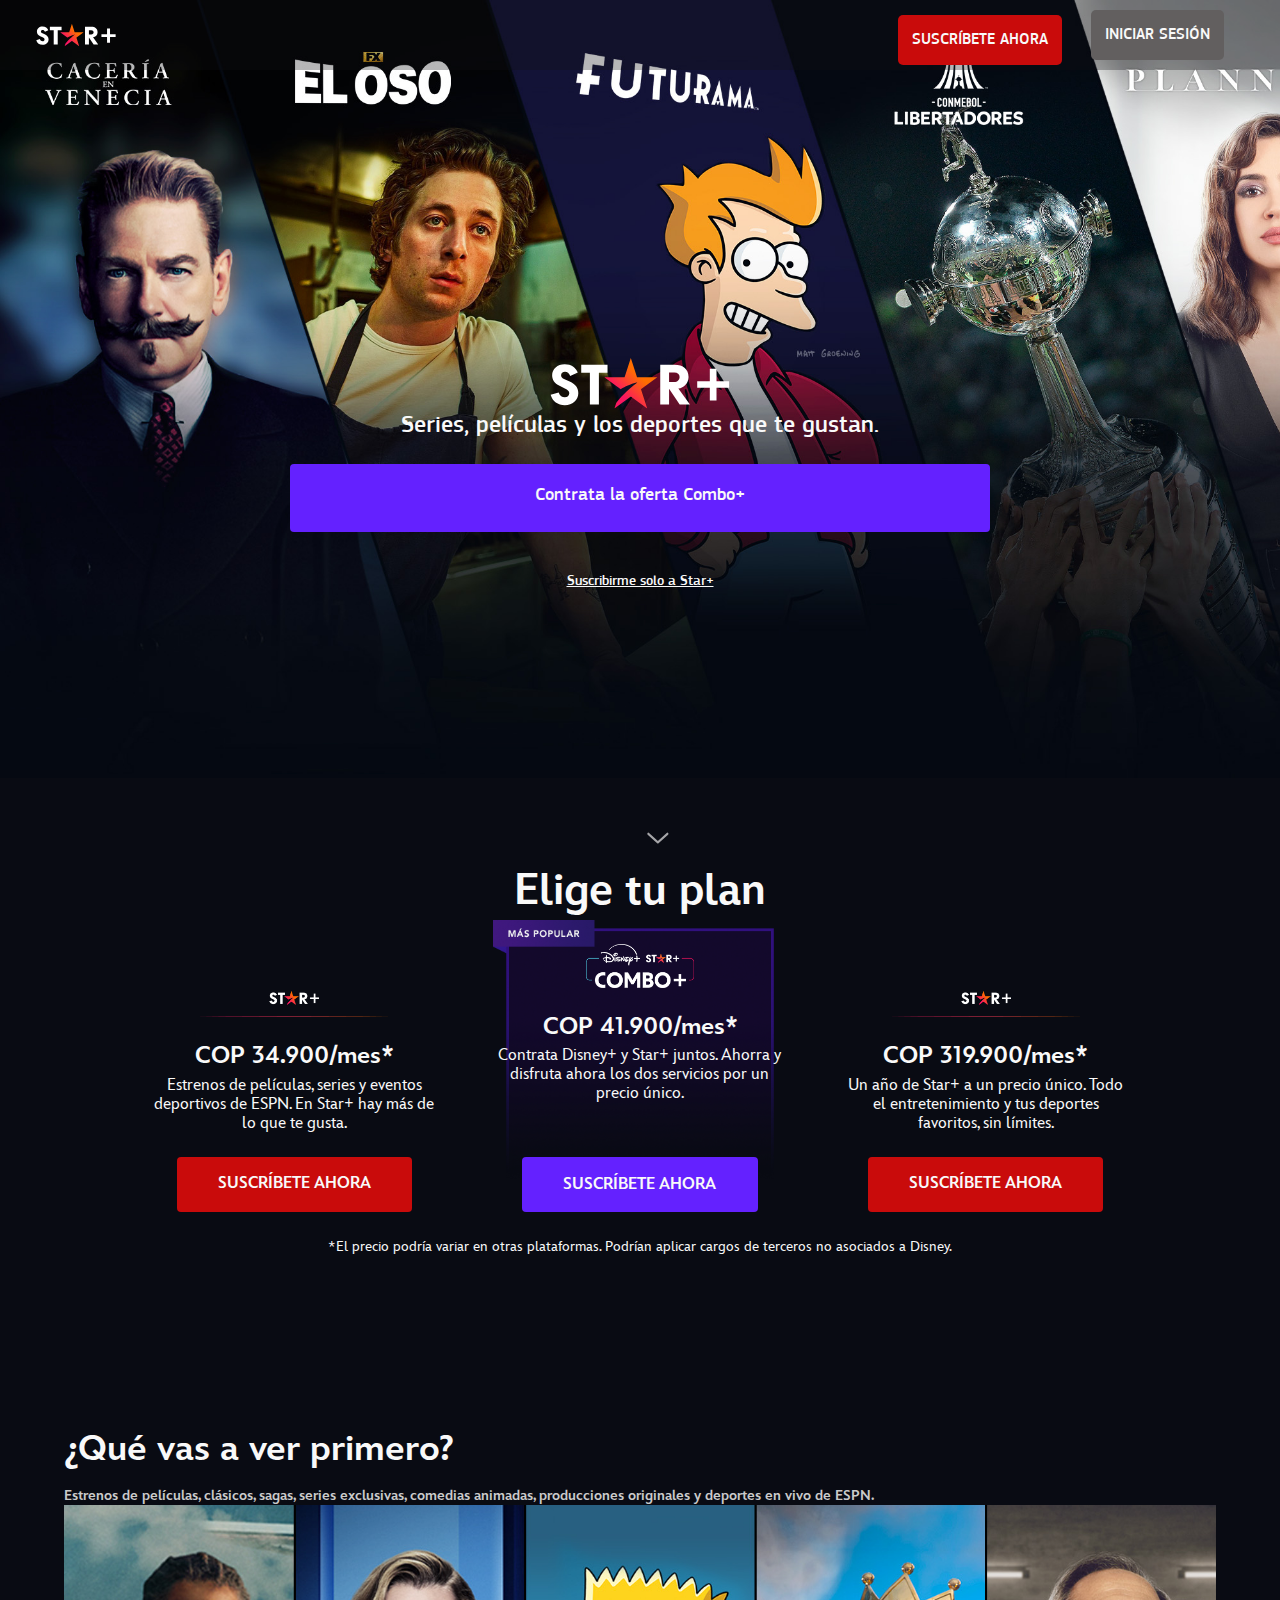
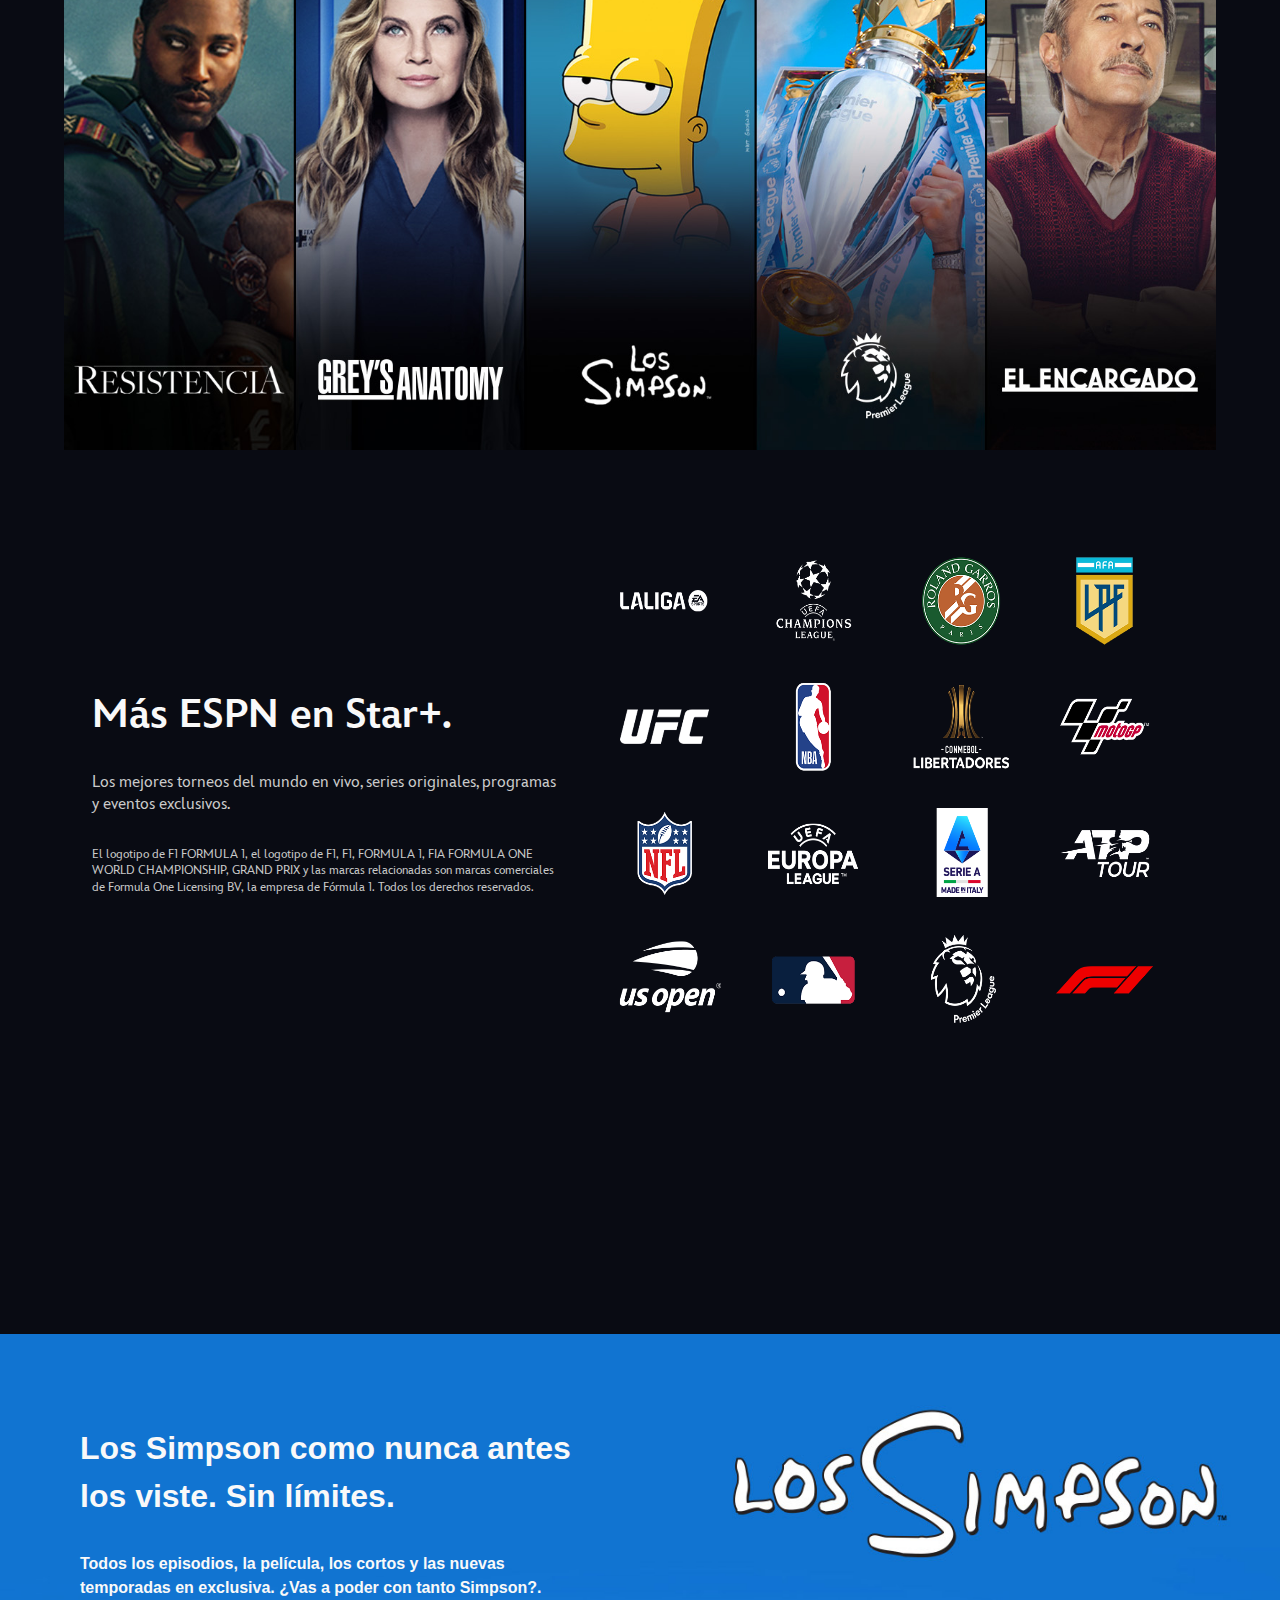
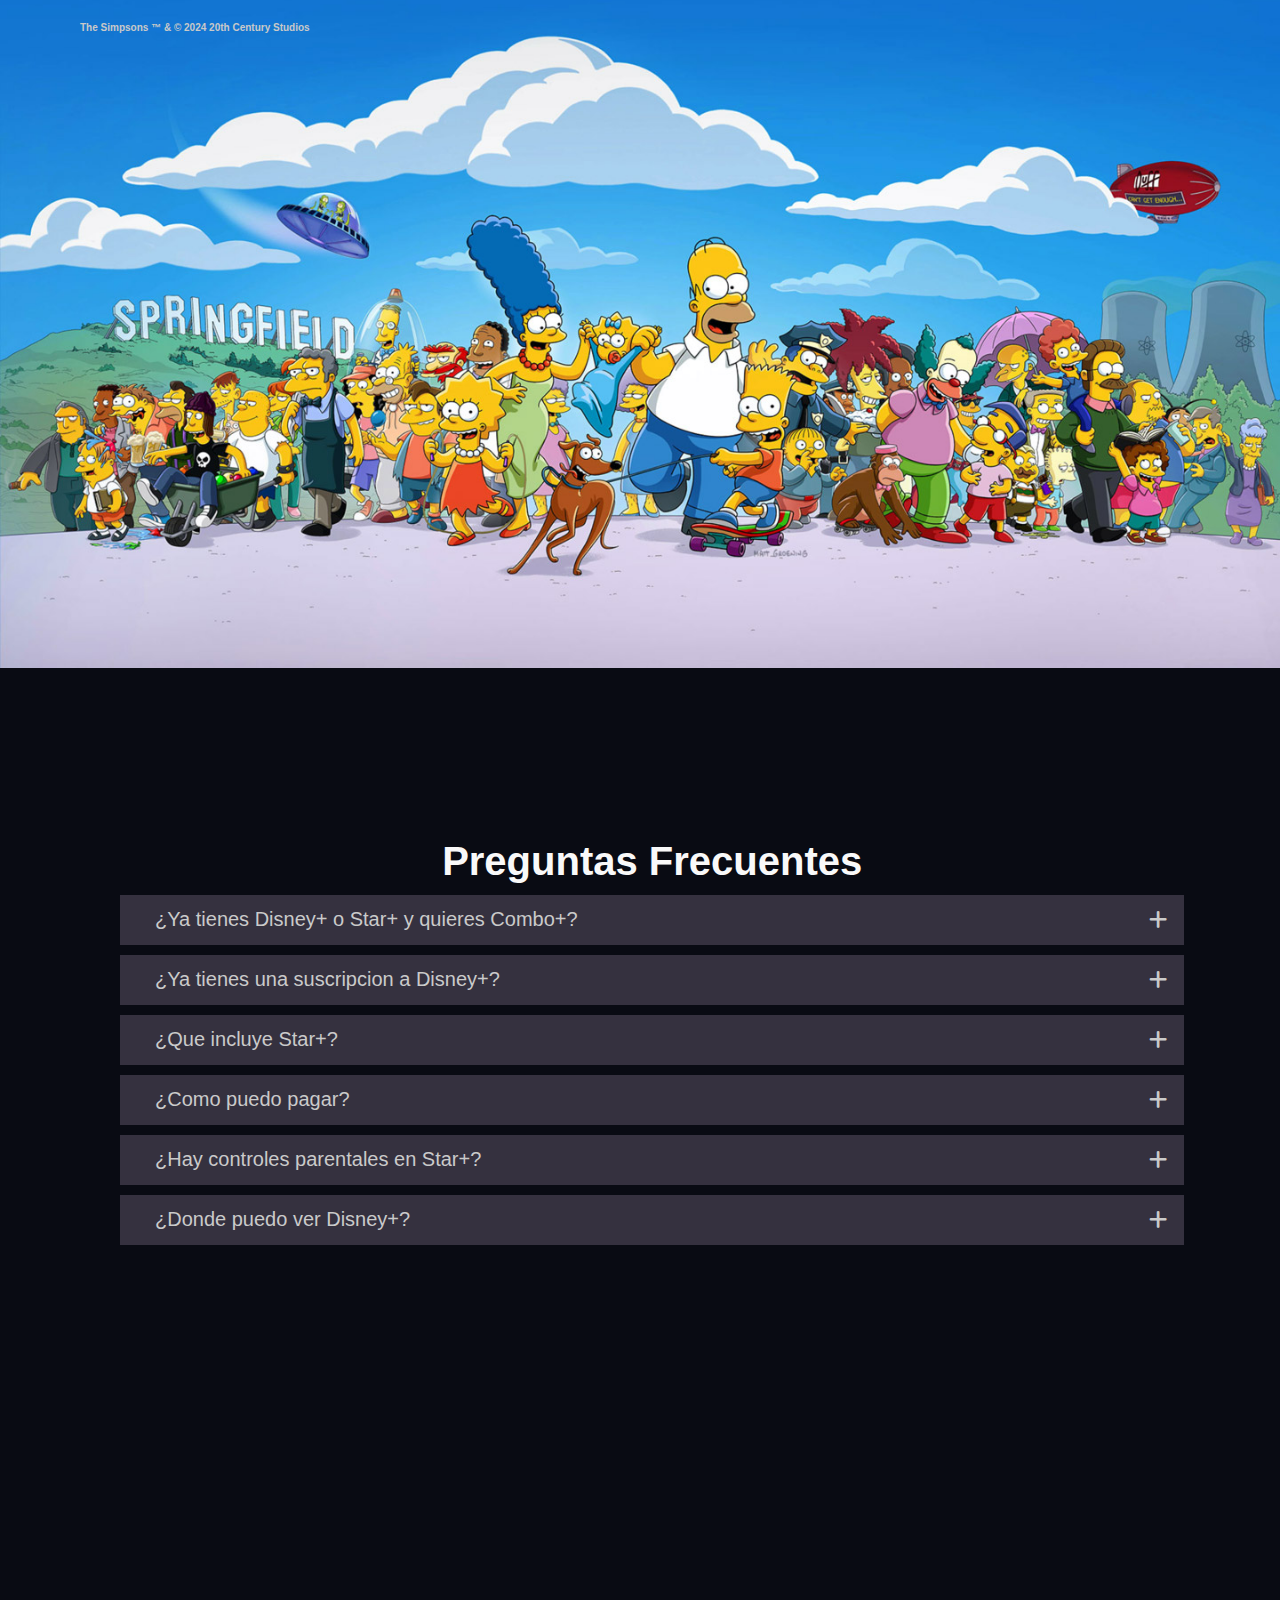
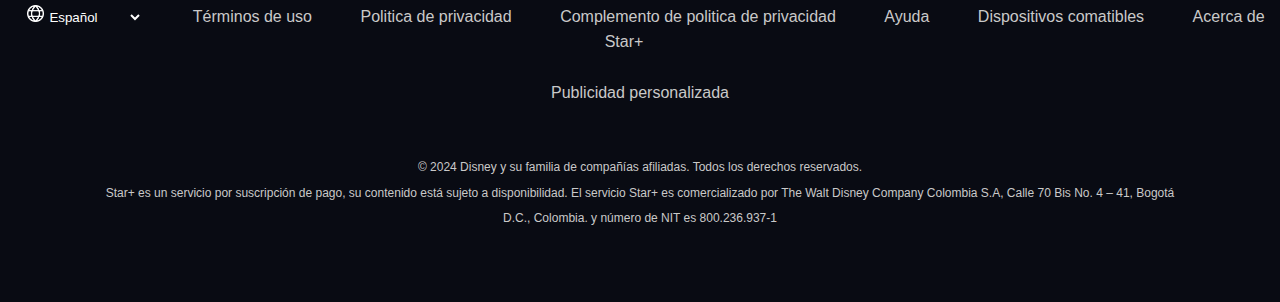
<file: index.html>
<!DOCTYPE html>
<html lang="es">
  <head>
    <meta charset="UTF-8" />
    <meta name="viewport" content="width=device-width, initial-scale=1.0" />
    <title>Star+ | Deportes en vivo de ESPN, películas y series</title>
    <link rel="icon" type="image/png" sizes="32x32" href="https://static-assets.bamgrid.com/product/starplus/favicons/favicon-32x32.da4ae1a0645d9c381645155d7dc1b4d3.png">
    <link rel="stylesheet" href="style.css" />
  </head>
  <body>
    <header class="header">
      <div class="logo1">
        <picture _type="image" class="main__logo">
          <img src="./images/main.svg" alt="logo" class="main__logo" />
        </picture>

        <a href="#" class="logo-y logoh1">SUSCRÍBETE AHORA</a>
      </div>
    </header>
    <a href="#" class="logo-y logox logoh1">INICIAR SESIÓN</a>

    <section class="hero-image">
      <div class="content">
        <?xml version="1.0" encoding="utf-8"?><svg
          id="Layer_1"
          data-name="Layer 1"
          xmlns="http://www.w3.org/2000/svg"
          xmlns:xlink="http://www.w3.org/1999/xlink"
          viewBox="0 0 1783.88 540.52"
        >
          <defs>
            <clipPath id="clip-path">
              <rect
                x="-229.35"
                y="-164.27"
                width="2254.87"
                height="895.62"
                fill="none"
              />
            </clipPath>
            <clipPath id="clip-path-2">
              <path
                d="M739.86,208.18a5,5,0,0,1-4.76,3.45H537.92L697.66,327.69a5,5,0,0,0,5.57.2c44.19-27.46,82.82-46.51,165-68,0,0-126,94.41-208.58,200.19a25.14,25.14,0,0,0-4.11,7.71L638.35,520.7,797.87,404.8a5,5,0,0,1,5.88,0L963.27,520.7,902.32,333.12a5,5,0,0,1,1.81-5.59l159.52-115.9H866.48a5,5,0,0,1-4.76-3.45L800.79,20.65Z"
                fill="none"
              />
            </clipPath>
            <linearGradient
              id="linear-gradient"
              x1="542.7"
              y1="-197.7"
              x2="543.7"
              y2="-197.7"
              gradientTransform="translate(-281292.66 102929.39) scale(519.26)"
              gradientUnits="userSpaceOnUse"
            >
              <stop offset="0" stop-color="#fa1660" />
              <stop offset="0.28" stop-color="#fa1660" />
              <stop offset="0.78" stop-color="#ff6e00" />
              <stop offset="1" stop-color="#ff6e00" />
            </linearGradient>
          </defs>
          <title>original</title>
          <polygon
            points="1775.52 251.33 1650.52 251.33 1650.52 126.33 1584.16 126.33 1584.16 251.33 1459.16 251.33 1459.16 315.76 1584.16 315.76 1584.16 440.76 1650.52 440.76 1650.52 315.76 1775.52 315.76 1775.52 251.33"
            fill="#fff"
          />
          <g clip-path="url(#clip-path)">
            <path
              d="M1231.71,163.05c32.22,0,52.84,16.75,52.84,44.46,0,29-20.62,49.61-52.84,49.61h-51.54V163.05Zm40.59,159.79c55.42-7.08,101.17-54.77,101.17-115.33,0-78.61-53.48-121.78-139.82-121.78H1092.54V481.35h87.63V324.78l105,156.57H1387ZM570.09,85.73H309.18v79.9h85.7V481.35h89.56V165.63h85.65Zm-425.77,145c-25.12-11.59-34.79-23.84-34.79-39.94,0-18.69,16.11-34.15,40-33.51,21.91.64,38,12.24,50.26,40l75.38-32.86C254.55,111.58,212.67,80.65,145,80.65c-71.52,0-124.36,47-124.36,110.19,0,43.17,20.62,78.6,73.46,105l52.82,26.4c29.64,14.82,43.82,25.77,43.82,47.68,0,23.19-19.33,39.95-43.82,39.95-26.42,0-50.26-14.82-61.21-48.33l-79.9,23.2c18,65.08,71.52,103.09,141.11,103.09,75.39,0,133.38-48.32,133.38-117.91,0-53.48-28.35-89.56-85.7-116Z"
              fill="#fff"
            />
          </g>
          <g clip-path="url(#clip-path-2)">
            <rect
              x="438.13"
              y="-91.99"
              width="725.3"
              height="725.3"
              transform="translate(43.16 645.51) rotate(-45)"
              fill="url(#linear-gradient)"
            />
          </g>
        </svg>
        <h3>Series, películas y los deportes que te gustan.</h3>
        <a href="#" class="contrata-home">Contrata la oferta Combo+</a>
        <a href="#" class="suscrip">Suscribirme solo a Star+</a>
        <a href="#" class="color_arrow" title="arrow">
          <span>
            <svg
              class="arrow-under"
              data-name="Layer 1"
              xmlns="http://www.w3.org/2000/svg"
              viewBox="0 0 48 48"
            >
              <rect width="48" height="48" fill="none"></rect>
              <path
                d="M36.63,18.37a1.37,1.37,0,0,1,2.15.37,1.7,1.7,0,0,1-.3,2.06L25.4,32.64a1.37,1.37,0,0,1-1.85,0l-13-11.84a1.71,1.71,0,0,1-.29-2.06,1.37,1.37,0,0,1,2.15-.37l12.11,11ZM24.25,31.42a.38.38,0,0,1,.46,0l-.23-.21ZM11.71,19.55s0,.06,0,0Zm25.61,0h0Z"
              ></path>
            </svg>
          </span>
        </a>
        <!-- <a href="#" class="arrow-under">ARROW</a> -->
      </div>
    </section>

    <section class="elige-plan">
      <div class="content-plan">
        <div class="plan plan-1 distancia">
          <img src="./images/plan1.png" alt="plan-1" />
          <h3 class="plan2">COP 34.900/mes*</h3>
          <p class="promo">
            Estrenos de películas, series y eventos deportivos de ESPN. En Star+
            hay más de lo que te gusta.
          </p>
          <a href="#" class="btn-suscrit1">SUSCRÍBETE AHORA</a>
        </div>
        <div class="plan plan-1">
          <h1 class="h1-elige">Elige tu plan</h1>
          <div class="popular__card plan plan-1">
            <img src="./images/plan2.png" alt="plan-2" class="plan2" />
            <h3 class="plan2">COP 41.900/mes*</h3>
            <p class="promo">
              Contrata Disney+ y Star+ juntos. Ahorra y disfruta ahora los dos
              servicios por un precio único.
            </p>
            <a href="#" class="btn-suscrit1 suscrit2">SUSCRÍBETE AHORA</a>
          </div>
        </div>
        <div class="plan plan-1 distancia">
          <img src="./images/plan1.png" alt="plan-2" />
          <h3 class="plan2">COP 319.900/mes*</h3>
          <p class="promo">
            Un año de Star+ a un precio único. Todo el entretenimiento y tus
            deportes favoritos, sin límites.
          </p>
          <a href="#" class="btn-suscrit1">SUSCRÍBETE AHORA</a>
        </div>
      </div>
      <p class="price">
        *El precio podría variar en otras plataformas. Podrían aplicar cargos de
        terceros no asociados a Disney.
      </p>
    </section>
    <section class="content-ver">
      <h2 class="title-ver">¿Qué vas a ver primero?</h2>
      <p class="descript-ver">
        Estrenos de películas, clásicos, sagas, series exclusivas, comedias
        animadas, producciones originales y deportes en vivo de ESPN.
      </p>
      <img src="./images/verimg.jpg" alt="img-ver" />
    </section>
    <section class="sports">
      <div class="mas-spn">
        <h2 class="title-spn">Más ESPN en Star+.</h2>
        <p class="info-spn">
          Los mejores torneos del mundo en vivo, series originales, programas y
          eventos exclusivos.
        </p>
        <p class="txt-spn">
          El logotipo de F1 FORMULA 1, el logotipo de F1, F1, FORMULA 1, FIA
          FORMULA ONE WORLD CHAMPIONSHIP, GRAND PRIX y las marcas relacionadas
          son marcas comerciales de Formula One Licensing BV, la empresa de
          Fórmula 1. Todos los derechos reservados.
        </p>
      </div>
      <img src="./images/sports.png" alt="sports" class="img-sport">
    </section>    
    <section>
      <iframe
        src="./acordion.html"
        frameborder="0"
        style="width: 100%; height: 2000px"
      ></iframe>
    </section>
    <footer>
      <footer>
        <iframe
          src="./footer.html"
          frameborder="0"
          style="width: 100%; height: 400px"
        ></iframe>
      </footer>
  
    </footer>
    <script src="index.js"></script>
  </body>
</html>
</file>
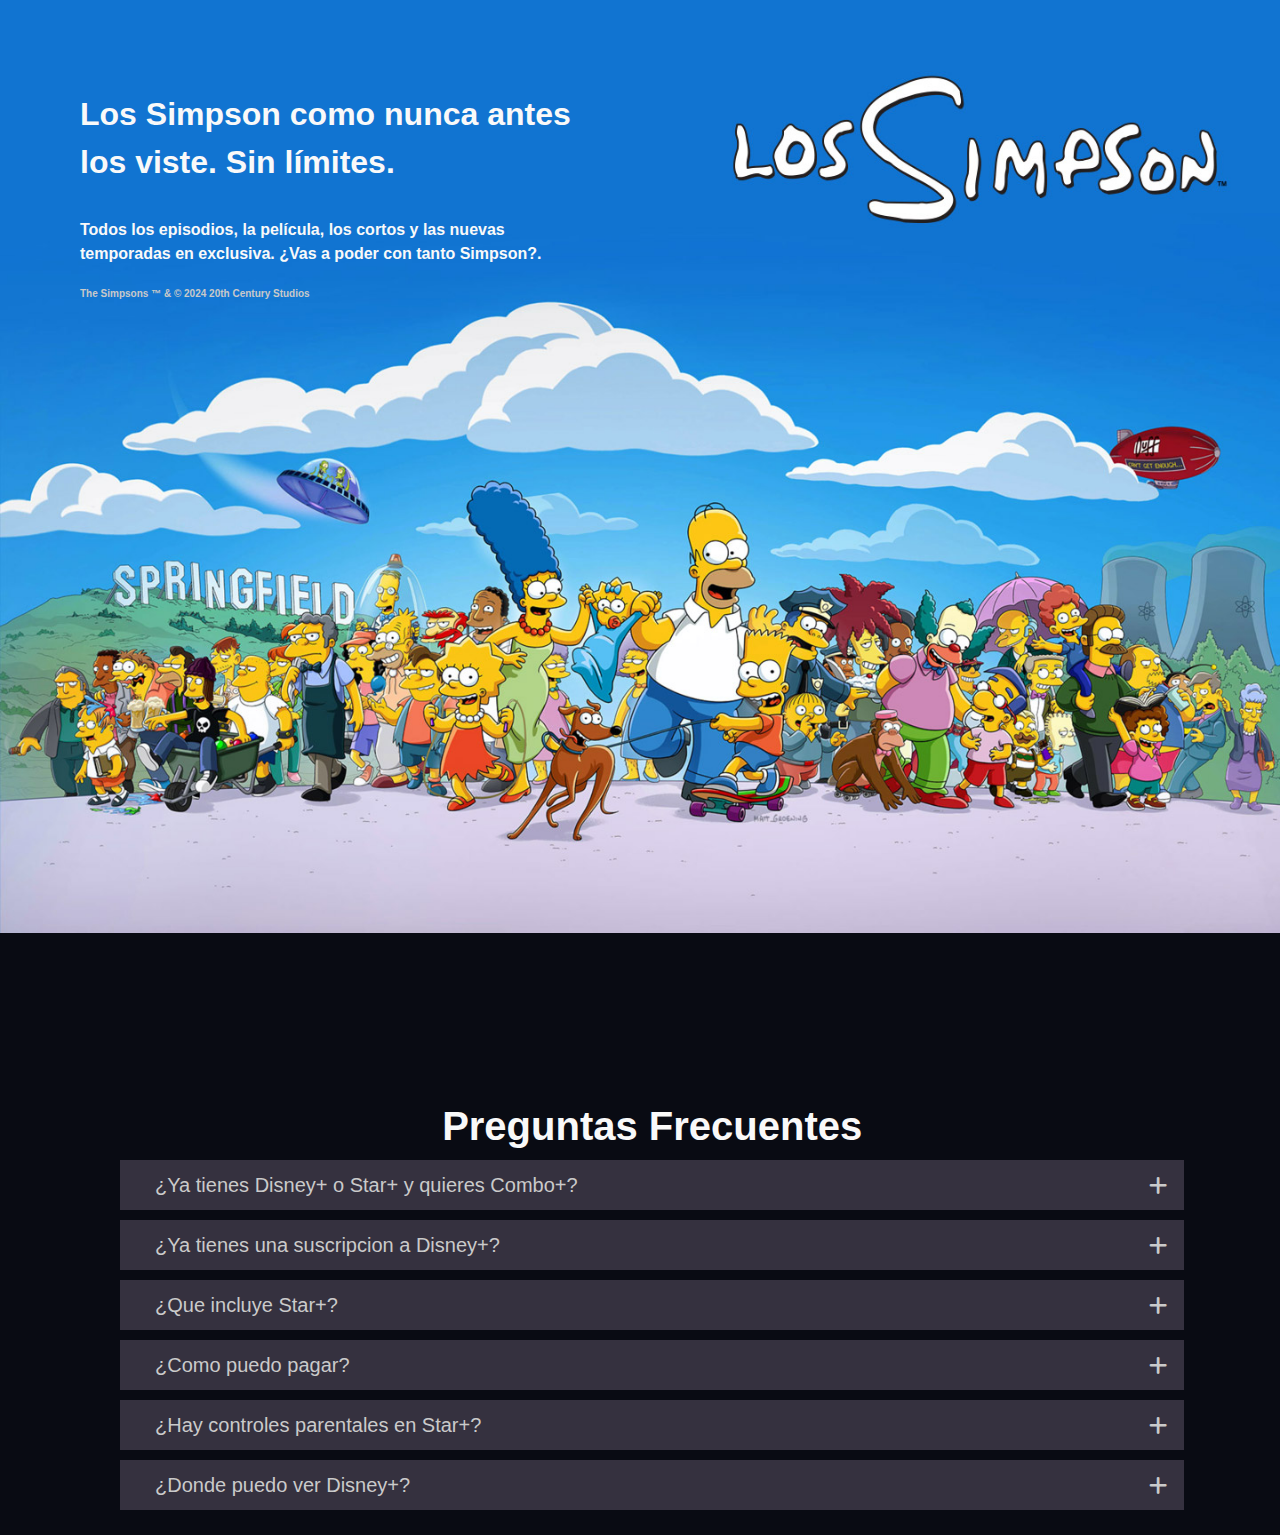
<file: acordion.html>
<!DOCTYPE html>
<html lang="es">

<head>
  <meta charset="UTF-8" />
  <meta http-equiv="X-UA-Compatible" content="IE=edge" />
  <meta name="viewport" content="width=device-width, initial-scale=1.0" />

  <!----======== CSS ======== -->
  <link rel="stylesheet" href="acordion.css" />

  <!-- =====Fontawesome CDN Link===== -->
  <link rel="stylesheet" href="https://cdnjs.cloudflare.com/ajax/libs/font-awesome/6.1.1/css/all.min.css" />

  <title>Star+</title>
</head>

<body>
  <div>
    <section class="seccion-con-fondo">
      <picture> <img src="./Image/original-simpson.jfif"  alt="Simpson" loading="lazy">
    </picture>
      <div class="seccion-superior-izquierda">
        
        <p><h2>Los Simpson como nunca antes los viste. Sin límites.</h2></p>
        <br>
        <br>
        <br>
        <br>
        <br>
        <br>
        
        <p><h3>Todos los episodios, la película, los cortos y las nuevas temporadas en exclusiva. ¿Vas a poder con tanto Simpson?.</h3></p>
        <p><h5>The Simpsons ™ & © 2024 20th Century Studios</h5></p>
      </div>
    </section>

    <section id="section-center">
      <!-- boton 2 ::::::::::::::::::::::::::::::::::::::::::::::::::-->
      <div class="accordion">
        <h4>Preguntas Frecuentes</h4>
        <div class="accordion-content">
          <header>
            <span class="title">¿Ya tienes Disney+ o Star+ y quieres Combo+?</span>
            <span>
              <i class="fa-solid fa-plus mi-icono"></i>
            </span>
          </header>

          <ul class="description">
            <br><span>Con Combo+
            </span>
            <br>
            <br>
            <li>
              <span>Descontaremos el valor de tu suscripción actual del precio de
                Combo+.</span>
            </li>
            <li>
              <span>Si tienes una suscripción mensual, el valor que pagas
                mensualmente se descontará del precio final de Combo+.</span>
            </li>
            <br>
            <li>
              <span>
                Por el momento, si tienes una suscripción anual a Disney+ y
                recibes la factura a través de Disney+, no puedes cambiarte a
                Combo+. Comunícate con </span>
              <span><a href="https://help.starplus.com/contact-us" class="alink"></span>
              <span>Atención al Cliente de Star+</span>
              </a>para más opciones.</span>
            </li>
            <br>
            <li>
              <span>Te llegará un correo electrónico con el detalle de los cargos apenas confirmes el pago.</span>
            </li>
            <br>
            <li>
              <span>Recuerda que puedes cancelar en cualquier momento.</span>
            </li>
            <br>
            <span>La suscripción a Combo+ es únicamente mensual, por el momento.</span>
          </ul>


        </div>
        <!-- boton 2 ::::::::::::::::::::::::::::::::::::::::::::::::::-->
        <div class="accordion-content">
          <header>
            <span class="title">¿Ya tienes una suscripcion a Disney+?</span>
            <span>
              <i class="fa-solid fa-plus mi-icono"></i>
            </span>
              
          </header>

          <p class="description">
            Puedes usar tu nombre de usuario y contraseña de Disney+ para suscribirte a Star+ y así conseguir la
            oferta combinada Combo+. Debes tener 18 años de edad para suscribirte.
          </p>
        </div>

        <!-- boton 3 ::::::::::::::::::::::::::::::::::::::::::::::::::-->
        <div class="accordion-content">
          <header>
            <span class="title">¿Que incluye Star+?</span>
            <span>
              <i class="fa-solid fa-plus mi-icono"></i>
            </span>
              
          </header>
            <ul class="description">
            <br><span>Beneficios de la suscripción a Star+:</span>
            <br>
            <br>
            <li>
              <span>Experiencia de entretenimiento exclusiva.</span>
            </li>
            <br>
            <li>
              <span>Eventos deportivos de ESPN en vivo y con máxima calidad.</span>
            </li>
            <br>
            <li>
              <span>
                Amplia variedad de títulos en 4K.</span>
            </li>
            <br>
            <li>
              <span>Descargas hasta en diez dispositivos.</span>
            </li>
            <br>
            <li>
              <span>Hasta cuatro pantallas a la vez sin costo adicional: ¡disfrutan todos!</span>
            </li>
            <br>
            <li>
              <span>Controles parentales para cuidar a la familia.</span>
            </li>

          </ul>
        </div>

        <!-- boton 4 ::::::::::::::::::::::::::::::::::::::::::::::::::-->
        <div class="accordion-content">
          <header>
            <span class="title">¿Como puedo pagar?</span>
            <span>
              <i class="fa-solid fa-plus mi-icono"></i>
            </span>
              
          </header>

          <p class="description">
            Puedes pagar con tarjeta de crédito, débito, Mercado Pago, PayPal o también a través de terceros, como
            Google Play Store, App Store de Apple, Mercado Libre y proveedores locales de TV, telefonía e internet.
          </p>
        </div>
        <!-- boton 5 ::::::::::::::::::::::::::::::::::::::::::::::::::-->
        <div class="accordion-content">
          <header>
            <span class="title">¿Hay controles parentales en Star+?</span>
            <span>
              <i class="fa-solid fa-plus mi-icono"></i>
            </span>
              
          </header>

          <p class="description">
            Sí, con esta función podrás controlar el acceso a los contenidos a través de la clasificación por edad y
            cuidar a tu familia.
          </p>
        </div>
        <!-- boton 6 ::::::::::::::::::::::::::::::::::::::::::::::::::-->
        <div class="accordion-content">
          <header>
            <span class="title">¿Donde puedo ver Disney+?</span>
            <span>
              <i class="fa-solid fa-plus mi-icono"></i>
            </span>
              
          </header>

          <p class="description">
            <span>La aplicación de Disney+ está disponible en tu dispositivo móvil, navegador web, consola de
              videojuegos,
              decodificador y Smart TV. Puedes ver </span><span><a
                href="https://help.starplus.com/article/starplus-supported-devices" class="alink">la lista completa de
                dispositivos compatibles en el Centro de
                ayuda.</a>
          </p>
        </div>

      </div>
    </section>
    <!-- footer ::::::::::::::::::::::::::::::::::::::::::::::::::-->

    <!-- <footer>
      <div class="footer.container">
        <picture> <img id="img-logo" src="./Image/original.svg" width="80px" height="24px" alt="Star+ logo"
            loading="lazy">
        </picture>
        <br>

        <ul id="ulfooter" class="footer_ul">
          <il><img id="img-languaje" src="./Image/globo.png" alt="Idioma"><label for="language"></label><select
              id="language" onchange="changeLanguage()">
              <option value="es">Español</option>
              <option value="en">English</option>
            </select></il>
          <il><a href="#" class="link-personalizado">Términos de uso</a></il>
          <il><a href="#" class="link-personalizado">Politica de privacidad</a></il>
          <il><a href="#" class="link-personalizado">Complemento de politica de privacidad</a></il>
          <il><a href="#" class="link-personalizado">Ayuda</a></il>
          <il><a href="#" class="link-personalizado">Dispositivos comatibles</a></il>
          <il><a href="#" class="link-personalizado">Acerca de Star+</a></il>
          <br>
          <br>
        </ul>
        <p>
          <il><a href="#" class="link-personalizado">Publicidad personalizada</a></il>
        </p>
        <br>
        <br>
        <p class="p-footer">© 2024 Disney y su familia de compañías afiliadas. Todos los derechos reservados.</p>
        <p class="p-footer">Star+ es un servicio por suscripción de pago, su contenido está sujeto a disponibilidad. El
          servicio Star+ es comercializado por The Walt Disney Company Colombia S.A, Calle 70 Bis No. 4 – 41, Bogotá</p>
        <p class="p-footer">D.C., Colombia. y número de NIT es 800.236.937-1</p>

      </div>
  </div>

  </footer> -->



  <script src="acordion.js"></script>
</body>

</html>
</file>
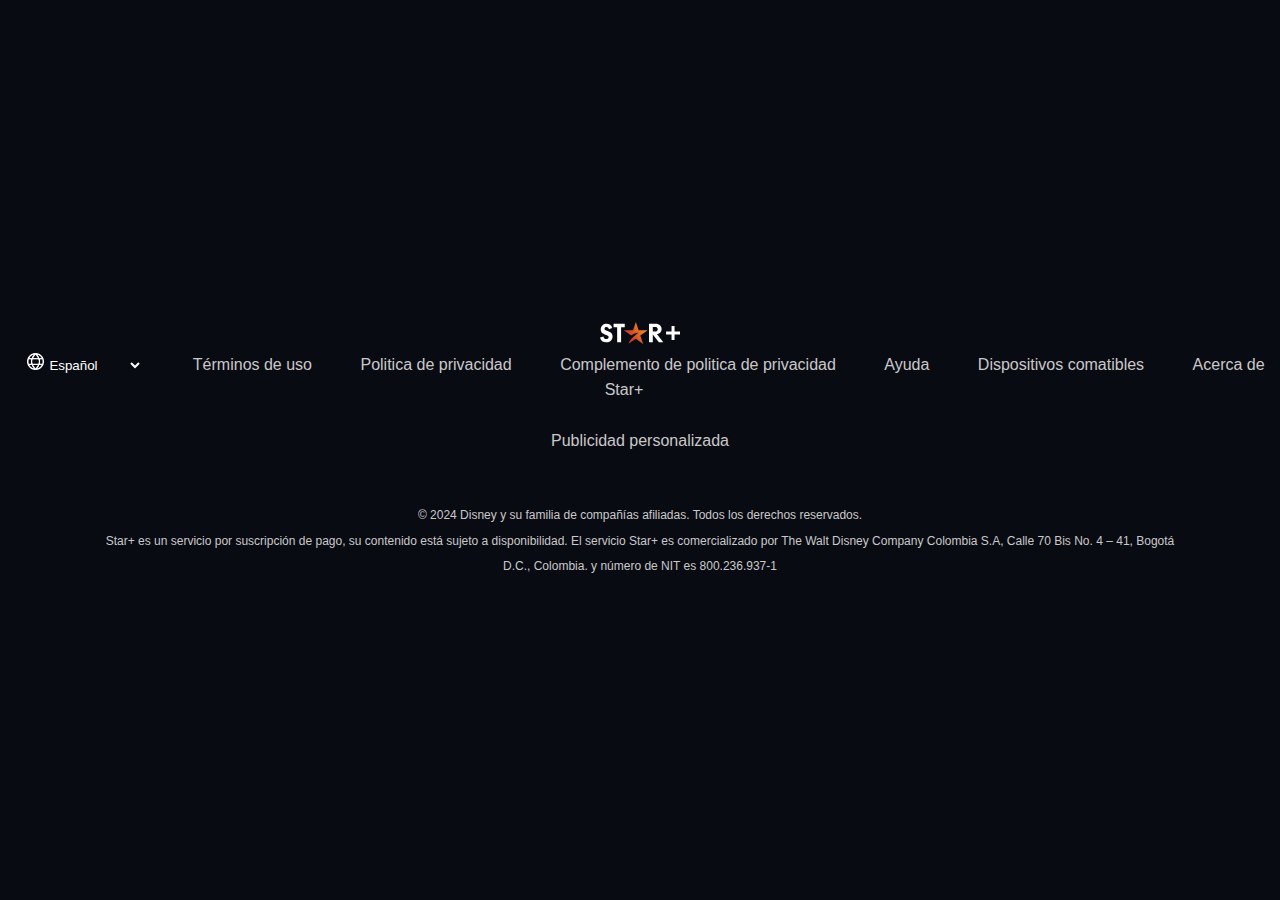
<file: footer.html>
<!DOCTYPE html>
<html lang="es">
<head>
    <meta charset="UTF-8">
    <meta name="viewport" content="width=device-width, initial-scale=1.0">
    <title>Document</title>
    <link rel="stylesheet" href="./acordion.css">
</head>
<body>
    <!-- footer ::::::::::::::::::::::::::::::::::::::::::::::::::-->

    <footer>
      <div class="footer.container">
        <picture> <img id="img-logo" src="./Image/original.svg" width="80px" height="24px" alt="Star+ logo"
            loading="lazy">
        </picture>
        <br>

        <ul id="ulfooter" class="footer_ul">
          <il><img id="img-languaje" src="./Image/globo.png" alt="Idioma"><label for="language"></label><select
              id="language" onchange="changeLanguage()">
              <option value="es">Español</option>
              <option value="en">English</option>
            </select></il>
          <il><a href="#" class="link-personalizado">Términos de uso</a></il>
          <il><a href="#" class="link-personalizado">Politica de privacidad</a></il>
          <il><a href="#" class="link-personalizado">Complemento de politica de privacidad</a></il>
          <il><a href="#" class="link-personalizado">Ayuda</a></il>
          <il><a href="#" class="link-personalizado">Dispositivos comatibles</a></il>
          <il><a href="#" class="link-personalizado">Acerca de Star+</a></il>
          <br>
          <br>
        </ul>
        <p>
          <il><a href="#" class="link-personalizado">Publicidad personalizada</a></il>
        </p>
        <br>
        <br>
        <p class="p-footer">© 2024 Disney y su familia de compañías afiliadas. Todos los derechos reservados.</p>
        <p class="p-footer">Star+ es un servicio por suscripción de pago, su contenido está sujeto a disponibilidad. El
          servicio Star+ es comercializado por The Walt Disney Company Colombia S.A, Calle 70 Bis No. 4 – 41, Bogotá</p>
        <p class="p-footer">D.C., Colombia. y número de NIT es 800.236.937-1</p>

      </div>
  </div>

  </footer>



  <script src="acordion.js"></script>
</body>
</html>
</file>
<file: style.css>
@font-face {
  font-family: "Inspire";
  src: url(./fonts/pfsquaresanspro-medium-webfont.ttf);
  font-style: bold;
  font-weight: 700;
}

@font-face {
  font-family: "Inspire-Regular";
  src: url(./fonts/Inspire-Regular.f2199f841165c4ddbafcf177da3ef974.woff2);
}

@font-face {
  font-family: "Inspire-bold";
  src: url(./fonts/Inspire-Bold.4ff15ddc93445342649194969715b0b5.woff2);
  font-style: bold;
  font-weight: 700;
}

* {
  margin: 0;
  padding: 0;
  box-sizing: border-box;
}

body {
  background: #090b13;
  font-family: "Inspire", sans-serif;
  max-width: 100%;
  height: 100%;
  min-width: 320px;
 
}

h1 {
  color: #f9f9f9;
  font-family: "Inspire-bold", sans-serif;
  font-size: 34px;
  line-height: 1.4;
}

.header {
  position: fixed;
  display: flex;
  align-items: center;
  justify-content: space-between;
  width: 100%;
  height: 70px;
  background-color: rgba(16, 16, 19, 0.3);
  padding: 0 218px 0 36px;
  transition: all 3s ease-in-out;
}

a {
  text-decoration: none;
}

.hero-image {
  background-image: url("images/originalhome.jpg");
  background-repeat: no-repeat;
  background-size: cover;
  background-position: inherit;
  width: 100%;
  /* height: 100vh; */
  display: flex;
  justify-content: center;
  align-items: center;
  text-align: center;
  object-fit: cover;
}

.content {
  display: flex;
  justify-content: center;
  align-items: center;
  flex-direction: column;
  margin-top: 17%;
  width: 100%;
  height: 560px;
}

.arrow-under {
  color: #f9f9f9;
  width: 200px;
  background-color: #c90b0b;
  margin-top: 20px;
}
.elige-plan {
  display: flex;
  justify-content: center;
  align-items: center;
  text-align: center;
  flex-direction: column;
  width: 100%;
  height: 560px;
}

.h1-elige {
  text-align: center;
  margin-top: 50px;
  font-family: "Inspire-bold", sans-serif;
  font-size: 44px;
  margin-top: 0;
}
.content-plan {
  display: flex;
  justify-content: center;
  width: 100%;
  column-gap: 4%;
}

.plan {
  display: flex;
  flex-direction: column;
  justify-content: center;
  align-items: center;
  text-align: center;
  width: 20%;
}

h3 {
  display: inline-block;
}

.plan img {
  display: inline-block;
  width: 220px;
  height: 44px;
}

.plan2 {
  margin: 24px 0 0 0;
  font-family: "Inspire-bold", sans-serif;
  font-size: 24px;
}

.distancia {
  margin-top: 114px;
}

.promo {
  font-family: "Inspire-Regular", sans-serif;
  font-size: 16px;
  color: #f9f9f9;
}

.btn-suscrit1 {
  width: 300px;
  height: 50px;
  background-color: #c90b0b;
  padding: 16.5px 24px;
  color: #f9f9f9;
  font-family: "Inspire-bold", sans-serif;
  border-radius: 4px;
  margin: 25px 0;
}

.suscrit2 {
  background-color: #6421ff;
  height: 50px;
  margin-top: 55px;
}

.price {
  color: #f9f9f9;
  font-size: 14px;
  line-height: 1.4;
  text-align: center;
  font-family: "Inspire-Regular", sans-serif;
}

.content-ver {
  display: flex;
  flex-direction: column;
  width: 90%;
  height: auto;
  margin: 0 auto;  
  height: auto;
  padding-top: 30px;
  margin-bottom: 30px;
}

.title-ver {
  color: #f9f9f9;
  font-family: "Inspire-bold", sans-serif;
  font-size: 36px;
  text-align: start;
  line-height: 38px;
  margin-top: 60px;
}

.descript-ver {
  color: #cacaca;
  font-family: "Inspire-bold", sans-serif;
  font-size: 14px;
  text-align: start;
  margin: 20px 0 0;
  line-height: 1.4;
}

.logo1 {
  display: flex;
  align-items: center;
  justify-content: space-between;
  width: 100%;
  height: 60px;
}

.logo {
  width: 150px;
  height: 25px;
  cursor: pointer;
}

.logo-y {
  display: inline-block;
  height: 210px;
  height: 50px;
  color: #f9f9f9;
  background-color: #c90b0b;
  padding: 14px 14px;
  margin-top: 10px;
  border-radius: 5px;
}

.logox {
  display: block;
  position: fixed;
  top: 0;
  right: 56px;
  background-color: #625f5f;
}

.logo-x {
  width: 200px;
  height: 90px;
  padding-bottom: 10px;
}

.logoh1:hover {
  opacity: 0.5;
}

.contrata-home {
  display: block;
  width: 700px;
  height: 68px;
  color: #f9f9f9;
  font-weight: bold;
  background-color: #6421ff;
  border-radius: 4px;
  text-align: center;
  margin: 20px 0 0;
  padding: 20.5px 33px;
  font-size: 18px;
}

.contrata-home:hover {
  opacity: 0.9;
  transition: all 0.3s ease-in-out;
}

.suscrip {
  display: block;
  width: 700px;
  height: 68px;
  color: #f9f9f9;
  font-weight: 400;
  text-align: center;
  margin: 40px 0 0;
  font-size: 14px;
  text-decoration: underline;
}

h3 {
  display: block;
  color: #f9f9f9;
  font-size: 24px;
  margin-top: 0;
  width: 740px;
  height: 33.5px;
}

svg {
  margin-bottom: 0;
  width: 180px;
  height: 54.53px;
}

.color_arrow {
  fill: #f9f9f9;
}
.arrow-under {
  animation: arrow_animation 1.75s infinite;
  background-color: transparent;
  border: none;
  bottom: 2vw;
  cursor: pointer;
  font-size: 0;
  height: 68px;
  margin: 0 auto;
  opacity: 0.65;
  padding: 6px 33px 12px 0;
  position: absolute;
  width: 68px;
}

@keyframes arrow_animation {
  0%,
  20%,
  50%,
  80%,
  to {
    transform: translateY(0);
  }

  40% {
    transform: translateY(-7px);
  }

  60% {
    transform: translateY(-3.5px);
  }
}

.popular__card {
  background-image: url("images/bgpromo.png");
  background-repeat: no-repeat;
  background-size: cover;
  background-position: inherit;
  width: 100%;
}

.promo {
  text-align: center;
  width: 290px;
}

.sports {
  display: flex;
  justify-content: space-around;
  width: 90%;  
  margin: 0 auto;  
  height: 922px;
  padding: 107.5px;

}

.mas-spn {
  display: flex;
  flex-direction: column;
  text-align: start;
  justify-content: center;
  gap: 30px;
  padding: 0 24px 0 0;
  flex-grow: 1;
}

.img-sport {
  display: flex;
  width: 55%;
  padding: 10px;
  flex-grow: 1;
}
.title-spn {
  font-family: "Inspire-bold", sans-serif;
  font-size: 40px;
  color: #f9f9f9;
  line-height: 1.4;
}

.info-spn {
  font-family: "Inspire-Regular", sans-serif;
  font-size: 16px;
  color: #cacaca;
  line-height: 1.4;
}

.txt-spn {
  font-family: "Inspire-Regular", sans-serif;
  font-size: 12px;
  color: #cacaca;
  line-height: 1.4;
}

@media (max-width: 1400px) {
  .plan {
    width: 23%;
  }

  .popular__card {
    background-image: url("images/bgpromo.png");
    background-repeat: no-repeat;
    background-size: contain;
    background-position: inherit;
    width: 100%;
  }

  .btn-suscrit1 {
    width: 80%;
    height: 55px;
    padding: 16.5px 24px;
  }

  .sports {
    display: flex;
    justify-content: space-between;
    width: 90%;
    margin: 0 auto;
    height: 622px;
    padding: 27.5px;
  }
  .mas-spn {
    display: flex;
    flex-direction: column;
    text-align: start;
    justify-content: center;
    gap: 30px;
    padding: 0 24px 0 0;

  }



  
  
}

.main__logo {
  width: 80px;
  height: 50px;
}

/* Aqui se configura el frame con una clase */
iframe {
  border: none;
  display: block;
  width: 100%;
  /* height: 2300px; */
  margin: 0 auto; /* Esto centra el iframe horizontalmente */
  
}
.content-iframe {
  
  border: none;
  position: relative;
  width: 100%;
  max-width: 100%;
  

}

@media (min-width: 1401px){
body{
  width: 100%;
}
}
</file>
<file: acordion.css>
/*hola */
/* ===== Google Font Import - Poppins ===== */
@import url('https://fonts.googleapis.com/css2?family=Poppins:wght@300;400;500;600&display=swap');

*{
    margin: 0;
    padding: 0;
    box-sizing: border-box;
    font-family: Helvetica, sans-serif;
    width: 100%;
}
body{
    min-height: 100vh;
    display: flex;
    align-items: center;
    justify-content: center;
    background: #090B13;
    width: 100%;
}
#section-center{
    width: 90%;
    align-items: center;
    position: relative;
    margin-left: 90px;


}

.accordion{
    max-width: 95%;
    width: 95%;
    background: #090B13;
    margin: 0 15px;
    padding: 15px;       
    align-items: center;
    background-repeat: no-repeat;
    background-size: cover;
}
.accordion .accordion-content{
    margin: 10px 0;
    background: #35313f;
    overflow: hidden;
    
}
.accordion-content{
    width: 100%;
    max-width: 100%;
    padding-left: 20px;
}

.accordion-content.open{
    padding-bottom: 10px;
}
.accordion-content header{
    display: flex;
    min-height: 50px;
    padding: 0 15px;
    cursor: pointer;
    align-items: center;
    justify-content:space-between;
    transition: all 0.2s linear;
}
.accordion-content.open header{
    min-height: 35px;
}
.accordion-content header .title{
    font-size: 20px;
    font-weight: 500;
    color: #cacaca;
}
.accordion-content header i{
    font-size: 15px;
    color: #cacaca;
}
.accordion-content .description{
    height: 0;
    font-size: 15px;
    color: #cacaca;
    font-weight: 400;
    padding: 0 15px;
    transition: all 0.2s linear;
}

.mi-icono {
    font-size: 1.3em !important; /* Ajusta el tamaño de la fuente con !important */
    color:#cacaca !important; /* Cambia el color del icono con !important */
    /* Puedes añadir más estilos aquí, como márgenes, relleno, etc. */
  }
.alink{
    color:#cacaca;
    cursor: pointer;
}

h2 {
    color:#f9f9f9;
    float: left;
    font-family: Arial, Helvetica, sans-serif;
    font-size: 40px;
    font-weight: 700;
    line-height: 48px;
    text-align: center;
  }
  
 
/* AQUI INICIA LAS CLASES DEL CONTENEDOR IMAGEN ::::::::::::::::::::::::::::: */

/* Estilos para la sección con imagen de fondo */
/* Estilos para la sección con imagen de fondo */
.seccion-con-fondo {
    position: relative;
   
    width: 100%; /* Ancho del 100% de la ventana gráfica */
    height: auto;  
    align-items: start;
    /* background-size: cover;  */
    margin: 0;
    margin-bottom: 150px;
    /* padding: 50px; Añade espacio alrededor del contenido */
    /* box-sizing: border-box;  */
  }
  
  /* Estilos para la sección en la parte superior izquierda */
  .seccion-superior-izquierda {
    position: absolute;
    top: 60px;
    left: 60px;
    padding: 20px;
    height: 300px;
    max-width: 550px;
   /* Ancho máximo */
  }
  
  /* Estilos para los párrafos dentro de la sección superior izquierda */
  .seccion-superior-izquierda p {
    margin: 0px; /* Elimina los márgenes predeterminados de los párrafos */
    padding-bottom: 10px; /* Espaciado entre párrafos */
    width: 250px;
  }

  h4{
    color: #f9f9f9;
    font-size: 40px;
    text-align: center;
    font-weight: 700;
    line-height: 48px;

  }
  h2{
    font-size: 32px;
    font-weight: 700;
    line-height: 48px;
    text-align: left;
  }

  h3{
    font-size: 16px;
    font-weight: 700;
    line-height: 24px;
    color: #f9f9f9;
  
  }

  h5{
    font-size: 10px;    
    line-height: 16px;
    color: rgb(79% 79% 79%)
  }

  
  
  
  
/* AQUI INICIA LAS CLASES DEL FOOTER ::::::::::::::::::::::::::::: */

  footer{
    background-color: #090B13;
    align-items: center;
    background-position: 50% 50%;
    background-size: cover;
    color: rgb(79% 79% 79%);
    display: flex;
    flex-direction: column;
    font-family: Arial, Helvetica, sans-serif;
    font-size: 16px;
    line-height: 25.2px;
    padding: 26px 0px;
    text-align: center;
  }
  
  footer.container{
    
  font-size: 18px;
  line-height: 25.2px;
  text-align: center;


  }

  #img-logo{
    width:80px; 
    height:24px;
    
  }
  #img-languaje{
    width:17px; 
    height:17px;
  }

  #language{
    background-color:#090B13;
    color: #ffffff;
    border-color:#090B13;
  }

/* .footer_ul{
    display: inline-block;
    list-style-type: none;
    padding: 15px;  
    margin-right: 100px;
    text-align: center;
    

} */

.footer_ul {
  display:inline-block;
  list-style: none;
  padding: 0;
  margin: 0;
}


.footer_ul il {
  text-align: left;
  margin-right: 20px; /* Espacio entre opciones */
  padding: 8px 12px;
}
.link-personalizado{
  text-decoration: none; /* Eliminar el subrayado */
  color: inherit; /* Heredar el color del elemento padre */
}
.p-footer{
  font-size: 12px;
}

span{
  position: relative;
  display: flex;
  align-items: center;
}
span i {
  position: absolute;
  left: 96%;
}

select{
  width: 100px;
}
</file>
